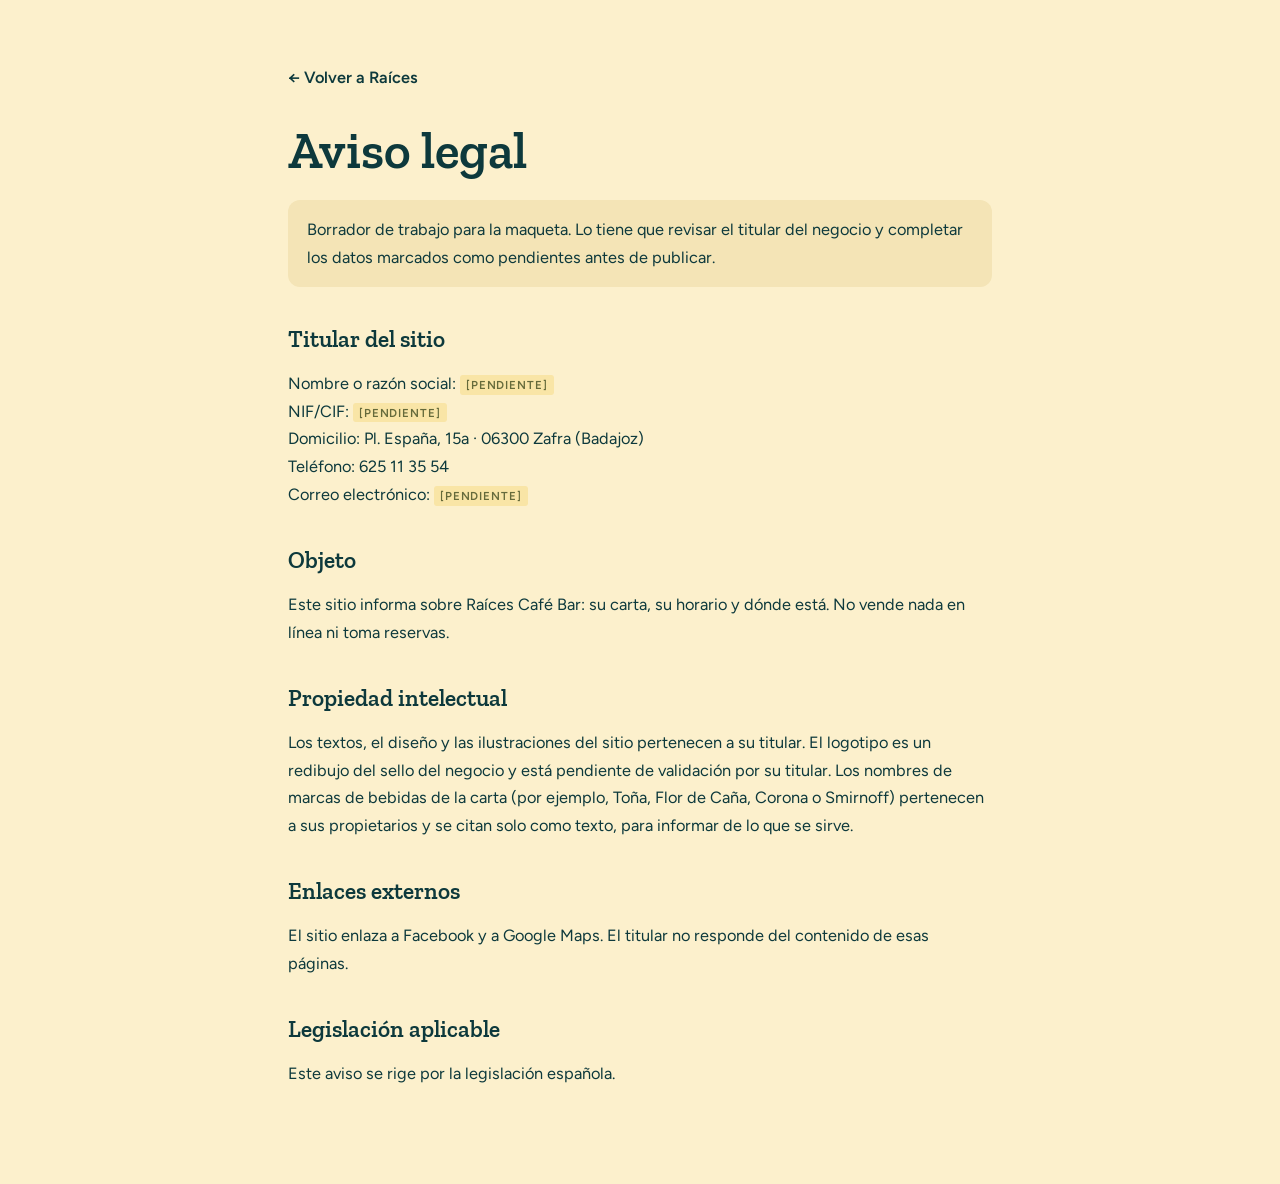
<file: aviso-legal.html>
<!DOCTYPE html>
<html lang="es">
<head>
<meta charset="utf-8">
<meta name="robots" content="noindex, nofollow">
<meta name="viewport" content="width=device-width, initial-scale=1">
<title>Aviso legal · Raíces Café Bar</title>
<link rel="icon" href="assets/favicon.svg" type="image/svg+xml">
<link rel="stylesheet" href="https://fonts.googleapis.com/css2?family=Figtree:wght@400;600&family=Zilla+Slab:ital,wght@0,500;0,600;1,400&display=swap">
<style>
  :root { --verde:#0D393C; --crema:#FCF0CC; --yema:#F2C94C; --yema-texto:#656A3B; --tinta-suave:#41625F; }
  body { margin:0; background:var(--crema); color:var(--verde); font:400 1.02rem/1.7 Figtree, system-ui, sans-serif; }
  main { max-width:44rem; margin:0 auto; padding:4rem 1.4rem 5rem; }
  h1 { font:600 clamp(2.2rem,6vw,3.2rem)/1.05 "Zilla Slab", Georgia, serif; margin:0 0 1.4rem; }
  h2 { font:600 1.45rem/1.2 "Zilla Slab", Georgia, serif; margin:2.4rem 0 .7rem; }
  a { color:var(--verde); font-weight:600; }
  .volver { display:inline-flex; gap:.5rem; margin-bottom:2rem; text-decoration:none; }
  .pendiente { font:600 .72rem/1 Figtree, sans-serif; letter-spacing:.08em; text-transform:uppercase; color:var(--yema-texto); background:rgba(242,201,76,.3); padding:.25em .5em; border-radius:3px; }
  .aviso { background:#F4E4B6; border-radius:12px; padding:1rem 1.2rem; }
  table { border-collapse:collapse; width:100%; font-size:.95rem; }
  th, td { text-align:left; padding:.55rem .6rem .55rem 0; border-bottom:1px solid rgba(13,57,60,.18); vertical-align:top; }
  code { font-size:.88em; }
  
</style>
</head>
<body>
<main>
  <a class="volver" href="./">← Volver a Raíces</a>
  <h1>Aviso legal</h1>
  <p class="aviso">Borrador de trabajo para la maqueta. Lo tiene que revisar el titular del negocio y completar los datos marcados como pendientes antes de publicar.</p>

  <h2>Titular del sitio</h2>
  <p>
    Nombre o razón social: <span class="pendiente">[PENDIENTE]</span><br>
    NIF/CIF: <span class="pendiente">[PENDIENTE]</span><br>
    Domicilio: Pl. España, 15a · 06300 Zafra (Badajoz)<br>
    Teléfono: 625 11 35 54<br>
    Correo electrónico: <span class="pendiente">[PENDIENTE]</span>
  </p>

  <h2>Objeto</h2>
  <p>Este sitio informa sobre Raíces Café Bar: su carta, su horario y dónde está. No vende nada en línea ni toma reservas.</p>

  <h2>Propiedad intelectual</h2>
  <p>Los textos, el diseño y las ilustraciones del sitio pertenecen a su titular. El logotipo es un redibujo del sello del negocio y está pendiente de validación por su titular. Los nombres de marcas de bebidas de la carta (por ejemplo, Toña, Flor de Caña, Corona o Smirnoff) pertenecen a sus propietarios y se citan solo como texto, para informar de lo que se sirve.</p>

  <h2>Enlaces externos</h2>
  <p>El sitio enlaza a Facebook y a Google Maps. El titular no responde del contenido de esas páginas.</p>

  <h2>Legislación aplicable</h2>
  <p>Este aviso se rige por la legislación española.</p>
</main>
</body>
</html>
</file>
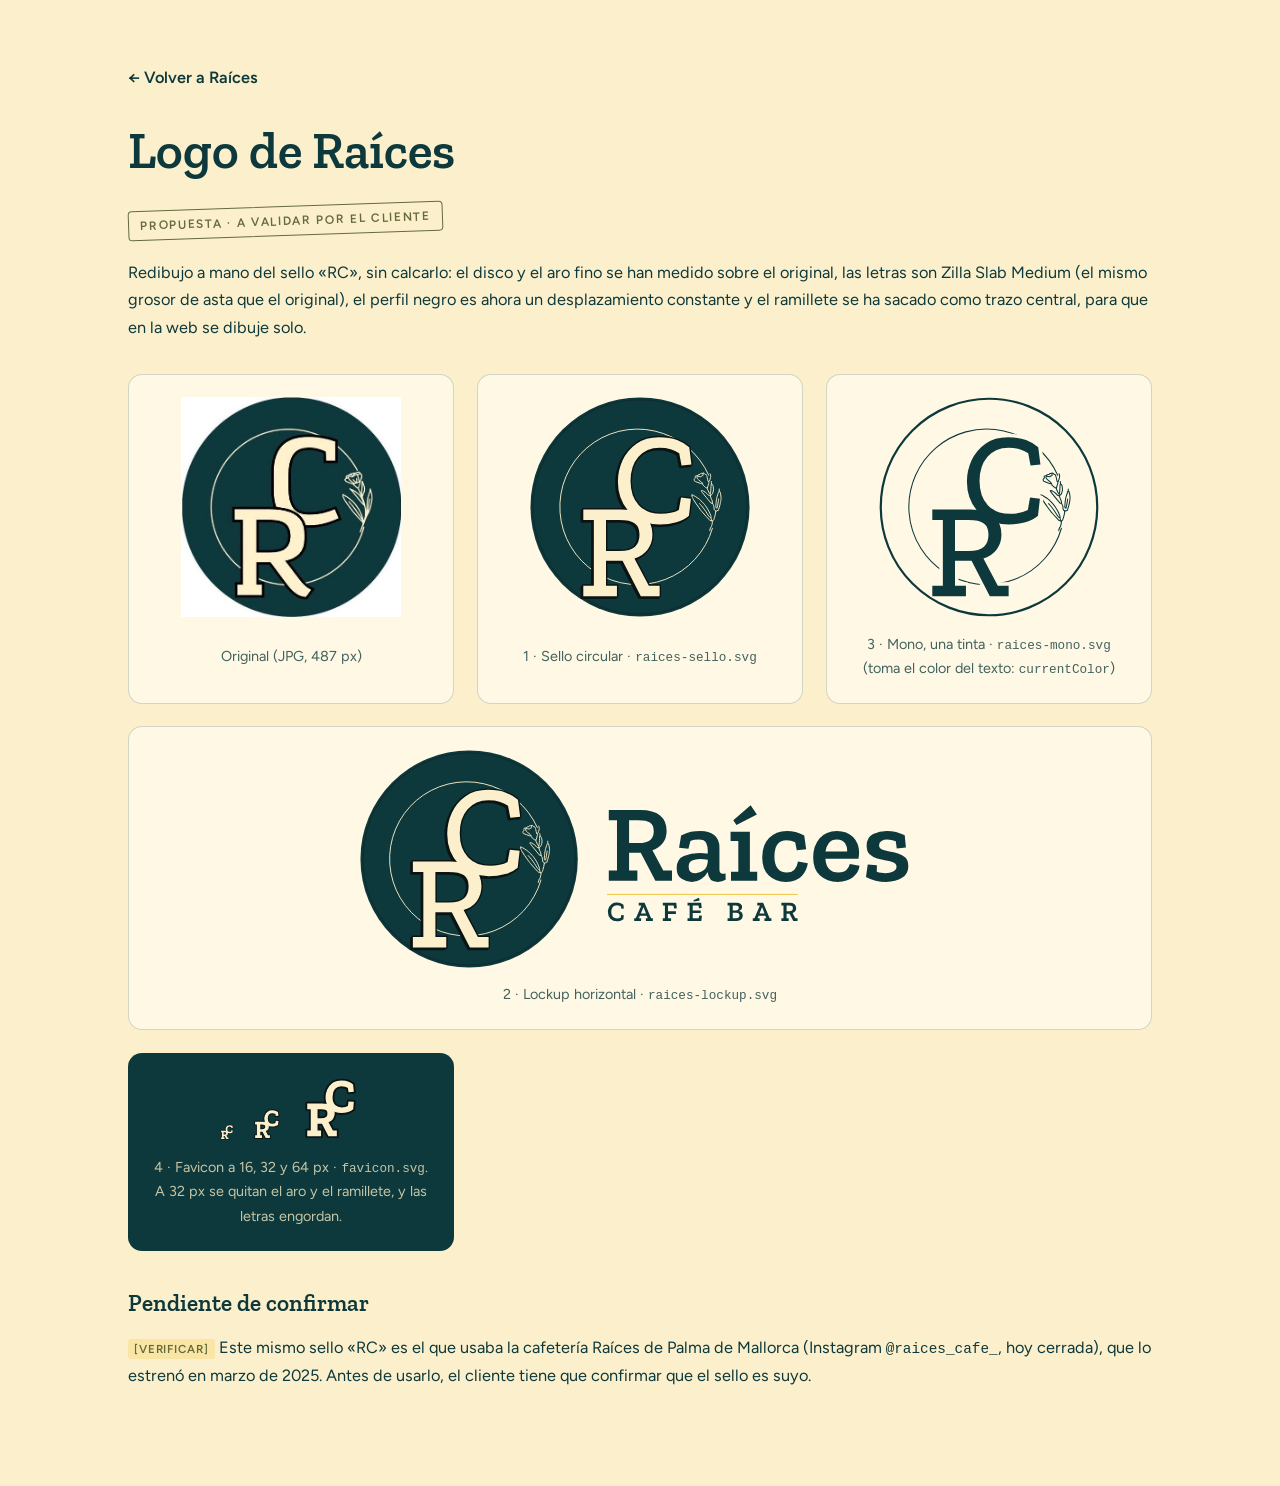
<file: marca.html>
<!DOCTYPE html>
<html lang="es">
<head>
<meta charset="utf-8">
<meta name="robots" content="noindex, nofollow">
<meta name="viewport" content="width=device-width, initial-scale=1">
<title>Logo · propuesta · Raíces Café Bar</title>
<link rel="icon" href="assets/favicon.svg" type="image/svg+xml">
<link rel="stylesheet" href="https://fonts.googleapis.com/css2?family=Figtree:wght@400;600&family=Zilla+Slab:ital,wght@0,500;0,600;1,400&display=swap">
<style>
  :root { --verde:#0D393C; --crema:#FCF0CC; --yema:#F2C94C; --yema-texto:#656A3B; --tinta-suave:#41625F; }
  body { margin:0; background:var(--crema); color:var(--verde); font:400 1.02rem/1.7 Figtree, system-ui, sans-serif; }
  main { max-width:44rem; margin:0 auto; padding:4rem 1.4rem 5rem; }
  h1 { font:600 clamp(2.2rem,6vw,3.2rem)/1.05 "Zilla Slab", Georgia, serif; margin:0 0 1.4rem; }
  h2 { font:600 1.45rem/1.2 "Zilla Slab", Georgia, serif; margin:2.4rem 0 .7rem; }
  a { color:var(--verde); font-weight:600; }
  .volver { display:inline-flex; gap:.5rem; margin-bottom:2rem; text-decoration:none; }
  .pendiente { font:600 .72rem/1 Figtree, sans-serif; letter-spacing:.08em; text-transform:uppercase; color:var(--yema-texto); background:rgba(242,201,76,.3); padding:.25em .5em; border-radius:3px; }
  .aviso { background:#F4E4B6; border-radius:12px; padding:1rem 1.2rem; }
  table { border-collapse:collapse; width:100%; font-size:.95rem; }
  th, td { text-align:left; padding:.55rem .6rem .55rem 0; border-bottom:1px solid rgba(13,57,60,.18); vertical-align:top; }
  code { font-size:.88em; }
  
  main { max-width:64rem; }
  .rejilla { display:grid; grid-template-columns:repeat(auto-fit,minmax(15rem,1fr)); gap:1.4rem; margin-top:2rem; }
  figure { margin:0; background:#fff8e4; border:1px solid rgba(13,57,60,.18); border-radius:14px; padding:1.4rem; display:grid; gap:.9rem; justify-items:center; }
  figure img { max-width:100%; height:auto; }
  figcaption { font-size:.9rem; color:var(--tinta-suave); text-align:center; }
  .oscuro { background:var(--verde); } .oscuro figcaption { color:#C5C5A6; }
  .fav { display:flex; gap:1rem; align-items:flex-end; }
  .sello-propuesta { display:inline-block; margin-top:.4rem; font:600 .75rem/1 Figtree; letter-spacing:.14em; text-transform:uppercase; border:1.5px solid var(--yema-texto); color:var(--yema-texto); padding:.5rem .7rem; border-radius:4px; transform:rotate(-2deg); }
</style>
</head>
<body>
<main>
  <a class="volver" href="./">← Volver a Raíces</a>
  <h1>Logo de Raíces</h1>
  <span class="sello-propuesta">Propuesta · a validar por el cliente</span>
  <p style="margin-top:1.4rem">Redibujo a mano del sello «RC», sin calcarlo: el disco y el aro fino se han medido sobre el original, las letras son Zilla Slab Medium (el mismo grosor de asta que el original), el perfil negro es ahora un desplazamiento constante y el ramillete se ha sacado como trazo central, para que en la web se dibuje solo.</p>
  <div class="rejilla">
    <figure><img src="scripts/fuentes/logo-original.jpg" alt="Sello original" width="220" height="220"><figcaption>Original (JPG, 487 px)</figcaption></figure>
    <figure><img src="assets/logo/raices-sello.svg" alt="Sello circular redibujado" width="220" height="220"><figcaption>1 · Sello circular · <code>raices-sello.svg</code></figcaption></figure>
    <figure><img src="assets/logo/raices-mono.svg" alt="Versión mono a una tinta" width="220" height="220"><figcaption>3 · Mono, una tinta · <code>raices-mono.svg</code> (toma el color del texto: <code>currentColor</code>)</figcaption></figure>
    <figure style="grid-column:1/-1"><img src="assets/logo/raices-lockup.svg" alt="Lockup horizontal" width="560" height="218"><figcaption>2 · Lockup horizontal · <code>raices-lockup.svg</code></figcaption></figure>
    <figure class="oscuro"><div class="fav"><img src="assets/favicon.svg" alt="Favicon a 16 px" width="16" height="16"><img src="assets/favicon.svg" alt="Favicon a 32 px" width="32" height="32"><img src="assets/favicon.svg" alt="Favicon a 64 px" width="64" height="64"></div><figcaption>4 · Favicon a 16, 32 y 64 px · <code>favicon.svg</code>. A 32 px se quitan el aro y el ramillete, y las letras engordan.</figcaption></figure>
  </div>
  <h2>Pendiente de confirmar</h2>
  <p><span class="pendiente">[VERIFICAR]</span> Este mismo sello «RC» es el que usaba la cafetería Raíces de Palma de Mallorca (Instagram <code>@raices_cafe_</code>, hoy cerrada), que lo estrenó en marzo de 2025. Antes de usarlo, el cliente tiene que confirmar que el sello es suyo.</p>
</main>
</body>
</html>
</file>
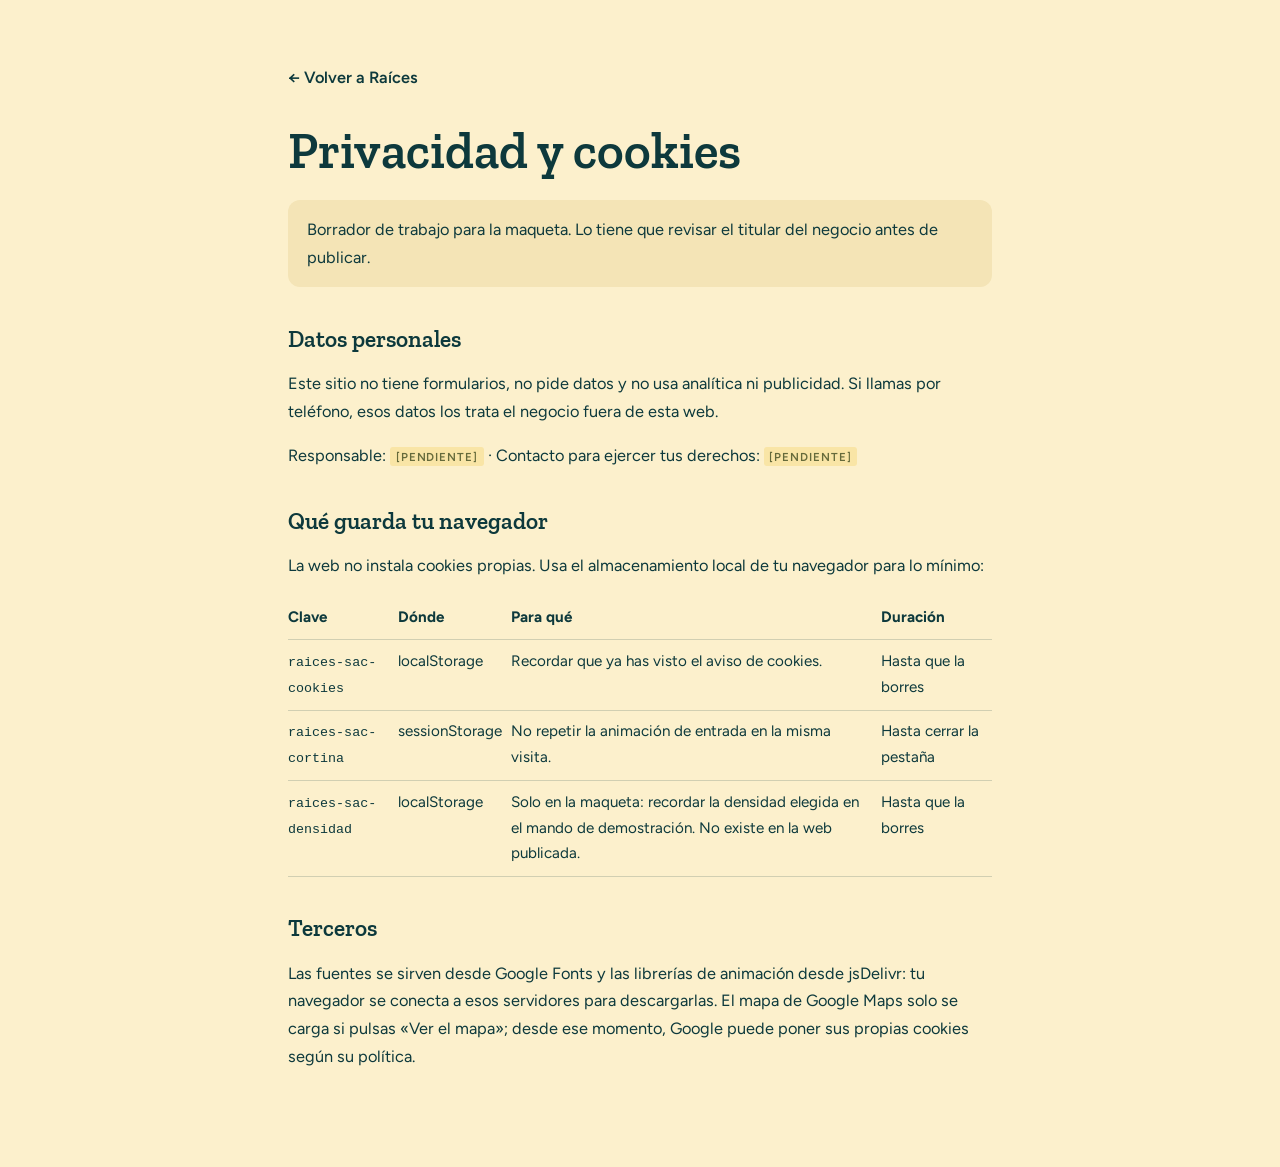
<file: privacidad.html>
<!DOCTYPE html>
<html lang="es">
<head>
<meta charset="utf-8">
<meta name="robots" content="noindex, nofollow">
<meta name="viewport" content="width=device-width, initial-scale=1">
<title>Privacidad y cookies · Raíces Café Bar</title>
<link rel="icon" href="assets/favicon.svg" type="image/svg+xml">
<link rel="stylesheet" href="https://fonts.googleapis.com/css2?family=Figtree:wght@400;600&family=Zilla+Slab:ital,wght@0,500;0,600;1,400&display=swap">
<style>
  :root { --verde:#0D393C; --crema:#FCF0CC; --yema:#F2C94C; --yema-texto:#656A3B; --tinta-suave:#41625F; }
  body { margin:0; background:var(--crema); color:var(--verde); font:400 1.02rem/1.7 Figtree, system-ui, sans-serif; }
  main { max-width:44rem; margin:0 auto; padding:4rem 1.4rem 5rem; }
  h1 { font:600 clamp(2.2rem,6vw,3.2rem)/1.05 "Zilla Slab", Georgia, serif; margin:0 0 1.4rem; }
  h2 { font:600 1.45rem/1.2 "Zilla Slab", Georgia, serif; margin:2.4rem 0 .7rem; }
  a { color:var(--verde); font-weight:600; }
  .volver { display:inline-flex; gap:.5rem; margin-bottom:2rem; text-decoration:none; }
  .pendiente { font:600 .72rem/1 Figtree, sans-serif; letter-spacing:.08em; text-transform:uppercase; color:var(--yema-texto); background:rgba(242,201,76,.3); padding:.25em .5em; border-radius:3px; }
  .aviso { background:#F4E4B6; border-radius:12px; padding:1rem 1.2rem; }
  table { border-collapse:collapse; width:100%; font-size:.95rem; }
  th, td { text-align:left; padding:.55rem .6rem .55rem 0; border-bottom:1px solid rgba(13,57,60,.18); vertical-align:top; }
  code { font-size:.88em; }
  
</style>
</head>
<body>
<main>
  <a class="volver" href="./">← Volver a Raíces</a>
  <h1>Privacidad y cookies</h1>
  <p class="aviso">Borrador de trabajo para la maqueta. Lo tiene que revisar el titular del negocio antes de publicar.</p>

  <h2>Datos personales</h2>
  <p>Este sitio no tiene formularios, no pide datos y no usa analítica ni publicidad. Si llamas por teléfono, esos datos los trata el negocio fuera de esta web.</p>
  <p>Responsable: <span class="pendiente">[PENDIENTE]</span> · Contacto para ejercer tus derechos: <span class="pendiente">[PENDIENTE]</span></p>

  <h2>Qué guarda tu navegador</h2>
  <p>La web no instala cookies propias. Usa el almacenamiento local de tu navegador para lo mínimo:</p>
  <table>
    <thead><tr><th>Clave</th><th>Dónde</th><th>Para qué</th><th>Duración</th></tr></thead>
    <tbody>
      <tr><td><code>raices-sac-cookies</code></td><td>localStorage</td><td>Recordar que ya has visto el aviso de cookies.</td><td>Hasta que la borres</td></tr>
      <tr><td><code>raices-sac-cortina</code></td><td>sessionStorage</td><td>No repetir la animación de entrada en la misma visita.</td><td>Hasta cerrar la pestaña</td></tr>
      <tr><td><code>raices-sac-densidad</code></td><td>localStorage</td><td>Solo en la maqueta: recordar la densidad elegida en el mando de demostración. No existe en la web publicada.</td><td>Hasta que la borres</td></tr>
    </tbody>
  </table>

  <h2>Terceros</h2>
  <p>Las fuentes se sirven desde Google Fonts y las librerías de animación desde jsDelivr: tu navegador se conecta a esos servidores para descargarlas. El mapa de Google Maps solo se carga si pulsas «Ver el mapa»; desde ese momento, Google puede poner sus propias cookies según su política.</p>
</main>
</body>
</html>
</file>
